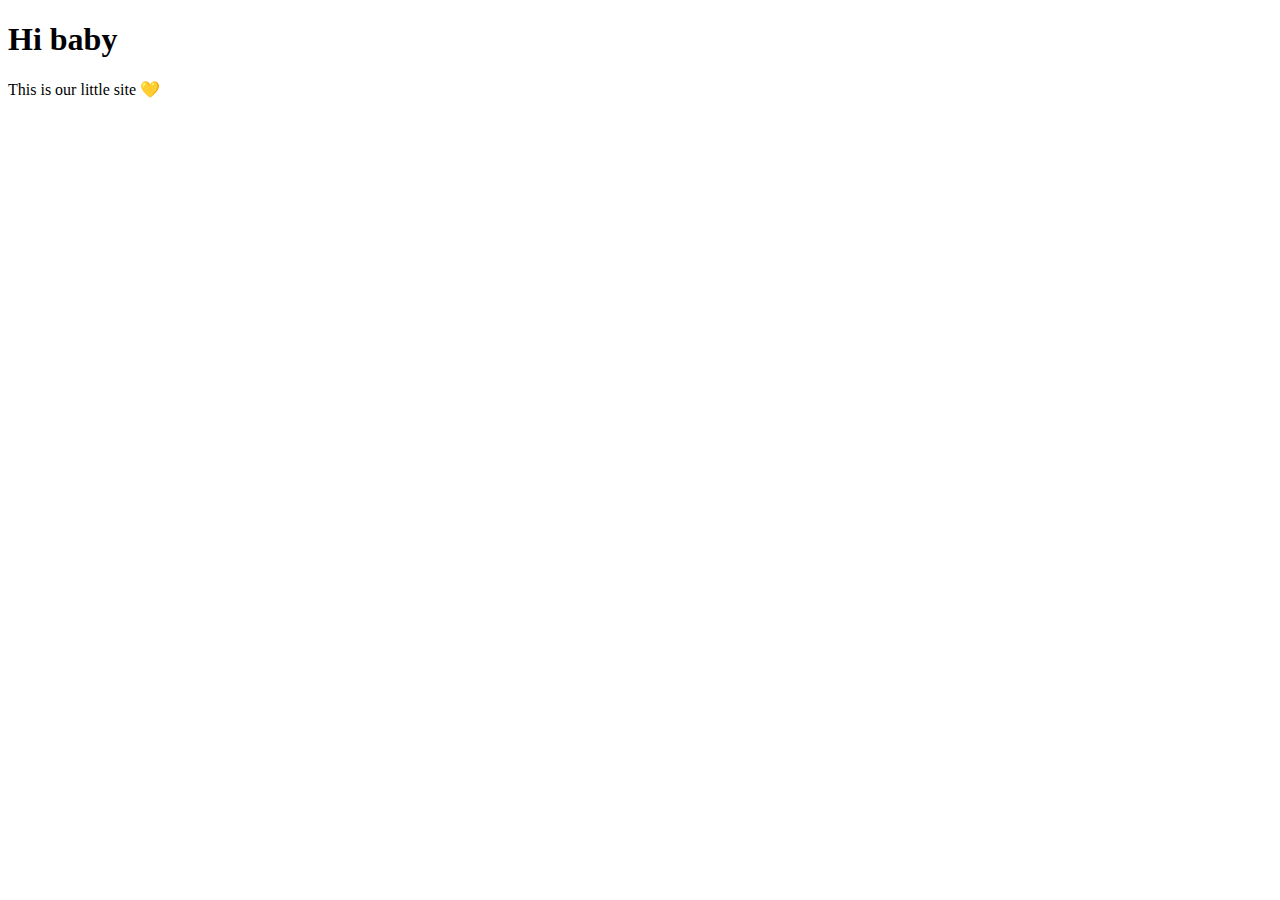
<file: index.html>
<!doctype html>
<html>
  <head>
    <meta charset="utf-8">
    <meta name="viewport" content="width=device-width, initial-scale=1">
    <title>For my girl</title>
  </head>

  <body>
    <h1>Hi baby</h1>
    <p>This is our little site 💛</p>
  </body>
</html>
</file>
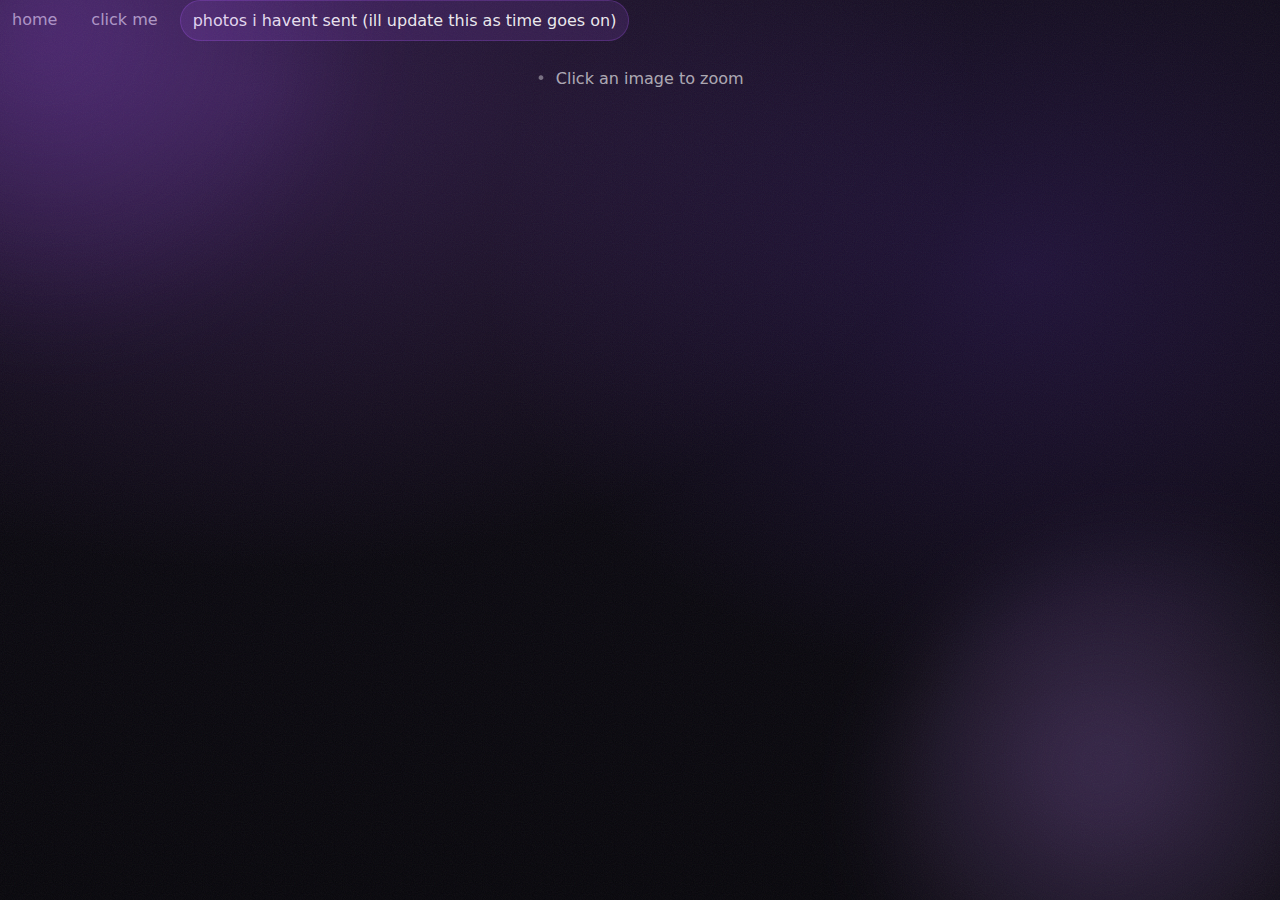
<file: gallery.html>
<!doctype html>
<html lang="en">
  <head>
    <meta charset="utf-8">
    <meta name="viewport" content="width=device-width, initial-scale=1">
    <title>.. / .-.. --- ...- . / -.-- ---</title>
    <link rel="stylesheet" href="styles.css">
  </head>

  <body>
    <div class="bg">
      <div class="blob blob-1"></div>
      <div class="blob blob-2"></div>
      <div class="grain"></div>
    </div>

      <nav class="nav">
        <a class="nav-link" href="index.html">home</a>
        <a class="nav-link" href="notes.html">click me</a>
        <a class="nav-link active" href="gallery.html">photos i havent sent (ill update this as time goes on)</a>
      </nav>
    </header>

      <footer class="footer">
        <div class="footer-inner">
          <span class="footer-dot">•</span>
          <span class="muted">Click an image to zoom</span>
        </div>
      </footer>
    </main>

    <div class="modal" id="imgModal">
      <div class="modal-card modal-img">
        <div class="modal-top">
          <div class="modal-title" id="imgTitle">Photo</div>
          <button class="icon-btn" id="closeImg" aria-label="Close">✕</button>
        </div>

        <div class="modal-body">
          <img id="zoomedImg" class="zoomed" alt="">
          <div class="muted small" id="imgCaption"></div>
        </div>
      </div>
    </div>

    <script src="gallery.js"></script>
    <script src="app.js"></script>
  </body>
</html>
</file>
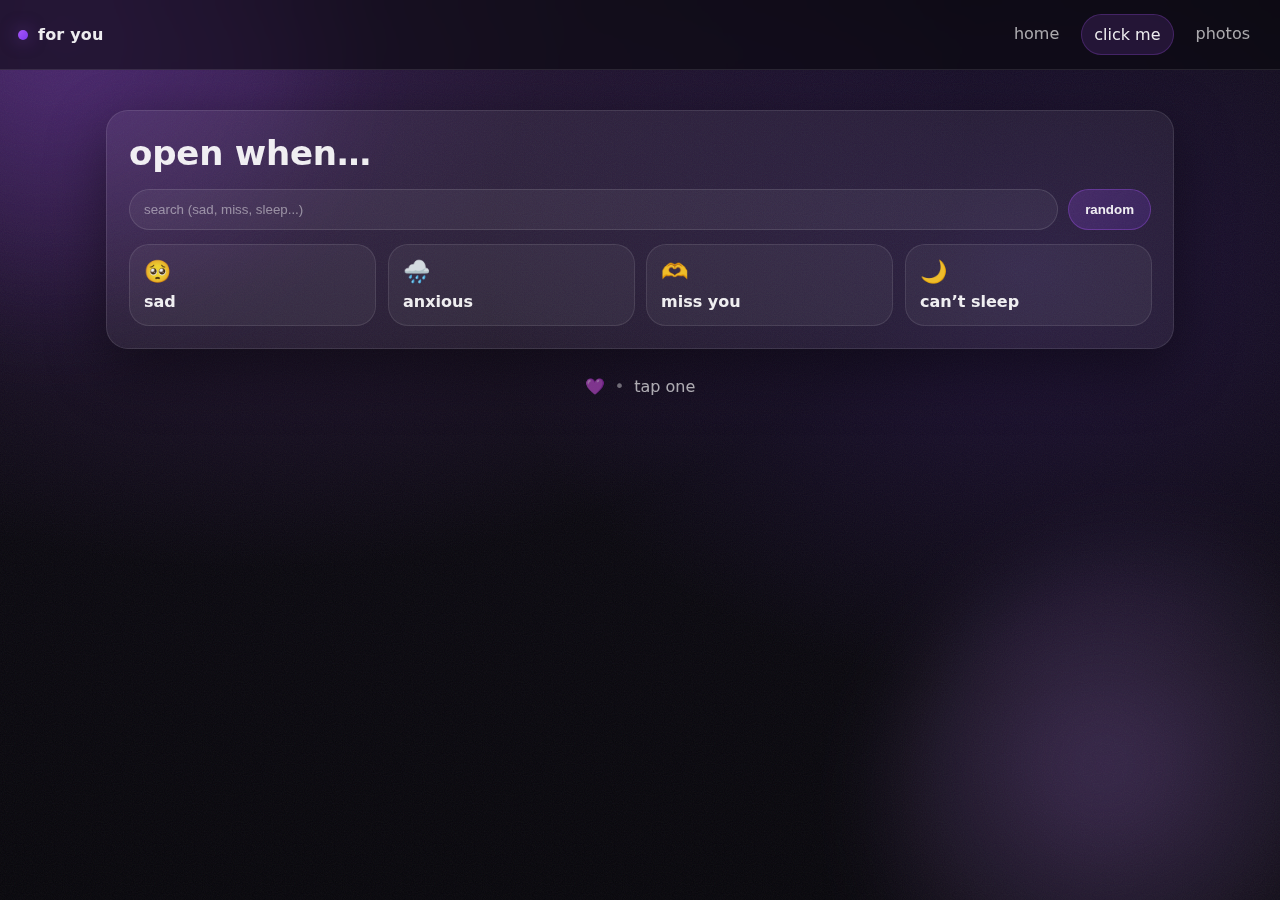
<file: notes.html>
<!doctype html>
<html lang="en">
  <head>
    <meta charset="utf-8">
    <meta name="viewport" content="width=device-width, initial-scale=1">
    <title>click me 💜</title>
    <link rel="stylesheet" href="styles.css">
  </head>

  <body>
    <div class="bg">
      <div class="blob blob-1"></div>
      <div class="blob blob-2"></div>
      <div class="grain"></div>
    </div>

    <header class="topbar">
      <div class="brand">
        <div class="dot"></div>
        <span>for you</span>
      </div>

      <nav class="nav">
        <a class="nav-link" href="index.html">home</a>
        <a class="nav-link active" href="notes.html">click me</a>
        <a class="nav-link" href="gallery.html">photos</a>
      </nav>
    </header>

    <main class="wrap">
      <section class="card section">
        <div class="section-head">
          <h1 class="section-title big">open when…</h1>
        </div>

        <div class="tools">
          <input class="search" id="search" placeholder="search (sad, miss, sleep...)">
          <button class="btn btn-primary" id="randomBtn">
            random
            <span class="btn-glow"></span>
          </button>
        </div>

        <div class="grid" id="notesGrid"></div>
      </section>

      <footer class="footer">
        <div class="footer-inner">
          <span>💜</span>
          <span class="footer-dot">•</span>
          <span class="muted">tap one</span>
        </div>
      </footer>
    </main>

    <div class="modal" id="modal">
      <div class="modal-card">
        <div class="modal-top">
          <div class="modal-title" id="modalTitle">title</div>
          <button class="icon-btn" id="closeModal" aria-label="Close">✕</button>
        </div>

        <div class="modal-body">
          <div class="pill-row" id="pillRow"></div>
          <article class="note" id="noteText">…</article>
        </div>

        <div class="modal-bottom">
          <button class="btn btn-ghost" id="prevNote">prev</button>
          <button class="btn btn-ghost" id="nextNote">next</button>
          <button class="btn btn-primary" id="copyNote">
            copy
            <span class="btn-glow"></span>
          </button>
        </div>
      </div>
    </div>

    <div class="toast" id="toast"></div>

    <script src="notes.js"></script>
    <script src="app.js"></script>
  </body>
</html>
</file>
<file: styles.css>
:root{
  --bg0: #07060b;
  --bg1: #0d0a14;
  --card: rgba(255,255,255,0.06);
  --card2: rgba(255,255,255,0.09);
  --line: rgba(255,255,255,0.10);

  --text: rgba(255,255,255,0.92);
  --muted: rgba(255,255,255,0.65);

  --p1: #a855f7;
  --p2: #7c3aed;
  --p3: #c084fc;

  --shadow: 0 20px 60px rgba(0,0,0,0.45);
  --radius: 22px;
}

*{
  box-sizing: border-box;
}

html, body{
  height: 100%;
}

body{
  margin: 0;
  font-family: ui-sans-serif, system-ui, -apple-system, Segoe UI, Roboto, Helvetica, Arial;
  color: var(--text);
  background: radial-gradient(1200px 800px at 20% 10%, rgba(168,85,247,0.22), transparent 60%),
              radial-gradient(900px 700px at 80% 30%, rgba(124,58,237,0.18), transparent 60%),
              linear-gradient(180deg, var(--bg1), var(--bg0));
  overflow-x: hidden;
}

.bg{
  position: fixed;
  inset: 0;
  pointer-events: none;
  z-index: 0;
}

.blob{
  position: absolute;
  width: 560px;
  height: 560px;
  border-radius: 50%;
  filter: blur(40px);
  opacity: 0.35;
  animation: floaty 10s ease-in-out infinite;
}

.blob-1{
  left: -120px;
  top: -140px;
  background: radial-gradient(circle at 30% 30%, rgba(168,85,247,0.9), transparent 60%);
}

.blob-2{
  right: -160px;
  bottom: -200px;
  background: radial-gradient(circle at 40% 40%, rgba(192,132,252,0.8), transparent 60%);
  animation-delay: 2s;
}

@keyframes floaty{
  0%{ transform: translate(0px, 0px) scale(1); }
  50%{ transform: translate(25px, -18px) scale(1.04); }
  100%{ transform: translate(0px, 0px) scale(1); }
}

.grain{
  position: absolute;
  inset: 0;
  opacity: 0.10;
  background-image: url("data:image/svg+xml,%3Csvg xmlns='http://www.w3.org/2000/svg' width='140' height='140'%3E%3Cfilter id='n'%3E%3CfeTurbulence type='fractalNoise' baseFrequency='.9' numOctaves='3' stitchTiles='stitch'/%3E%3C/filter%3E%3Crect width='140' height='140' filter='url(%23n)' opacity='.65'/%3E%3C/svg%3E");
  mix-blend-mode: overlay;
}

.topbar{
  position: sticky;
  top: 0;
  z-index: 10;
  display: flex;
  align-items: center;
  justify-content: space-between;
  padding: 14px 18px;
  border-bottom: 1px solid var(--line);
  background: rgba(6,5,10,0.55);
  backdrop-filter: blur(12px);
}

.brand{
  display: flex;
  align-items: center;
  gap: 10px;
  font-weight: 700;
  letter-spacing: 0.2px;
}

.dot{
  width: 10px;
  height: 10px;
  border-radius: 50%;
  background: linear-gradient(135deg, var(--p1), var(--p2));
  box-shadow: 0 0 18px rgba(168,85,247,0.5);
}

.nav{
  display: flex;
  gap: 10px;
}

.nav-link{
  text-decoration: none;
  color: var(--muted);
  padding: 10px 12px;
  border-radius: 999px;
  transition: transform 160ms ease, background 160ms ease, color 160ms ease;
}

.nav-link:hover{
  transform: translateY(-1px);
  background: rgba(255,255,255,0.06);
  color: var(--text);
}

.nav-link.active{
  background: rgba(168,85,247,0.14);
  color: var(--text);
  border: 1px solid rgba(168,85,247,0.25);
}

.wrap{
  position: relative;
  z-index: 1;
  max-width: 1100px;
  margin: 0 auto;
  padding: 22px 16px 40px;
}

.card{
  background: var(--card);
  border: 1px solid var(--line);
  border-radius: var(--radius);
  box-shadow: var(--shadow);
}

.section{
  padding: 22px;
  margin-top: 18px;
}

.hero{
  padding: 22px;
  display: grid;
  grid-template-columns: 1.15fr 0.85fr;
  gap: 18px;
}

@media (max-width: 900px){
  .hero{
    grid-template-columns: 1fr;
  }
}

.badge{
  display: inline-flex;
  gap: 8px;
  align-items: center;
  padding: 8px 12px;
  border-radius: 999px;
  border: 1px solid rgba(168,85,247,0.22);
  background: rgba(168,85,247,0.10);
  color: rgba(255,255,255,0.85);
  width: fit-content;
}

.title{
  margin: 14px 0 10px;
  font-size: 46px;
  line-height: 1.05;
  letter-spacing: -0.6px;
}

.title-soft{
  display: block;
  margin-top: 6px;
  font-size: 34px;
  color: rgba(255,255,255,0.82);
}

.subtitle{
  margin: 0;
  color: var(--muted);
  font-size: 16px;
  line-height: 1.6;
  max-width: 54ch;
}

.cta-row{
  margin-top: 18px;
  display: flex;
  gap: 12px;
  flex-wrap: wrap;
}

.btn{
  position: relative;
  border: 1px solid var(--line);
  background: rgba(255,255,255,0.06);
  color: var(--text);
  border-radius: 999px;
  padding: 12px 16px;
  text-decoration: none;
  cursor: pointer;
  font-weight: 600;
  transition: transform 160ms ease, background 160ms ease, border 160ms ease;
  overflow: hidden;
}

.btn:hover{
  transform: translateY(-1px);
  background: rgba(255,255,255,0.09);
}

.btn:active{
  transform: translateY(0px);
}

.btn-primary{
  border: 1px solid rgba(168,85,247,0.35);
  background: linear-gradient(135deg, rgba(168,85,247,0.22), rgba(124,58,237,0.18));
}

.btn-glow{
  position: absolute;
  inset: -40px;
  background: radial-gradient(circle at 30% 30%, rgba(192,132,252,0.30), transparent 50%);
  transform: translateX(-30%);
  opacity: 0;
  transition: opacity 200ms ease;
}

.btn-primary:hover .btn-glow{
  opacity: 1;
}

.btn-ghost{
  background: transparent;
}

.btn-small{
  padding: 10px 14px;
}

.tiny{
  margin-top: 14px;
  color: rgba(255,255,255,0.58);
  font-size: 13px;
}

.mono{
  font-family: ui-monospace, SFMono-Regular, Menlo, Monaco, Consolas, monospace;
  color: rgba(255,255,255,0.75);
}

.hero-right{
  display: grid;
  gap: 12px;
  align-content: start;
}

.polaroid{
  border-radius: 20px;
  padding: 14px;
  background: rgba(255,255,255,0.06);
  border: 1px solid rgba(255,255,255,0.10);
  transform: rotate(-1.2deg);
  transition: transform 200ms ease;
}

.polaroid:hover{
  transform: rotate(0deg) translateY(-2px);
}

.polaroid-img{
  height: 240px;
  border-radius: 16px;
  background: linear-gradient(135deg, rgba(168,85,247,0.18), rgba(124,58,237,0.10));
  border: 1px solid rgba(255,255,255,0.12);
  background-size: cover;
  background-position: center;
}

.polaroid-caption{
  padding-top: 10px;
  font-weight: 650;
  color: rgba(255,255,255,0.85);
}

.mini-cards{
  display: grid;
  gap: 12px;
  grid-template-columns: 1fr 1fr;
}

@media (max-width: 520px){
  .mini-cards{
    grid-template-columns: 1fr;
  }
}

.card-soft{
  padding: 14px;
  background: rgba(255,255,255,0.05);
  border: 1px solid rgba(255,255,255,0.10);
  border-radius: 20px;
}

.mini-title{
  font-weight: 700;
  margin-bottom: 8px;
}

.mini-text{
  color: var(--muted);
  line-height: 1.5;
}

.section-head{
  display: grid;
  gap: 6px;
  margin-bottom: 16px;
}

.section-title{
  margin: 0;
  font-size: 24px;
  letter-spacing: -0.2px;
}

.section-title.big{
  font-size: 34px;
}

.section-subtitle{
  margin: 0;
  color: var(--muted);
  line-height: 1.6;
}

.grid{
  display: grid;
  grid-template-columns: repeat(4, 1fr);
  gap: 12px;
}

@media (max-width: 980px){
  .grid{
    grid-template-columns: repeat(2, 1fr);
  }
}

@media (max-width: 520px){
  .grid{
    grid-template-columns: 1fr;
  }
}

.tile{
  text-decoration: none;
  color: var(--text);
  background: rgba(255,255,255,0.05);
  border: 1px solid rgba(255,255,255,0.10);
  border-radius: 20px;
  padding: 14px;
  display: grid;
  gap: 8px;
  transition: transform 160ms ease, background 160ms ease, border 160ms ease;
  will-change: transform;
  overflow: hidden;
  position: relative;
}

.tile::after{
  content: "";
  position: absolute;
  inset: -60px;
  background: radial-gradient(circle at 25% 25%, rgba(168,85,247,0.18), transparent 55%);
  opacity: 0;
  transition: opacity 180ms ease;
}

.tile:hover{
  transform: translateY(-2px);
  background: rgba(255,255,255,0.07);
  border: 1px solid rgba(168,85,247,0.22);
}

.tile:hover::after{
  opacity: 1;
}

.tile-emoji{
  font-size: 22px;
}

.tile-title{
  font-weight: 750;
}

.tile-sub{
  color: var(--muted);
  font-size: 13px;
}

.tools{
  display: flex;
  gap: 10px;
  flex-wrap: wrap;
  margin-bottom: 14px;
}

.search{
  flex: 1;
  min-width: 220px;
  border-radius: 999px;
  border: 1px solid rgba(255,255,255,0.12);
  background: rgba(255,255,255,0.05);
  color: var(--text);
  padding: 12px 14px;
  outline: none;
}

.search::placeholder{
  color: rgba(255,255,255,0.45);
}

.footer{
  margin-top: 18px;
  padding: 10px 2px;
}

.footer-inner{
  display: flex;
  justify-content: center;
  gap: 10px;
  color: rgba(255,255,255,0.70);
}

.footer-dot{
  opacity: 0.55;
}

.muted{
  color: var(--muted);
}

.small{
  font-size: 13px;
}

.modal{
  position: fixed;
  inset: 0;
  display: none;
  place-items: center;
  padding: 18px;
  background: rgba(0,0,0,0.55);
  z-index: 50;
}

.modal.show{
  display: grid;
}

.modal-card{
  width: min(820px, 100%);
  border-radius: 22px;
  border: 1px solid rgba(255,255,255,0.14);
  background: rgba(10,8,15,0.85);
  box-shadow: var(--shadow);
  backdrop-filter: blur(12px);
  overflow: hidden;
  animation: pop 160ms ease;
}

@keyframes pop{
  from{ transform: translateY(10px) scale(0.98); opacity: 0.5; }
  to{ transform: translateY(0px) scale(1); opacity: 1; }
}

.modal-top{
  padding: 16px 16px 12px;
  display: flex;
  align-items: center;
  justify-content: space-between;
  border-bottom: 1px solid rgba(255,255,255,0.10);
}

.modal-title{
  font-weight: 800;
  letter-spacing: -0.2px;
  font-size: 18px;
}

.icon-btn{
  border: 1px solid rgba(255,255,255,0.12);
  background: rgba(255,255,255,0.05);
  color: var(--text);
  border-radius: 999px;
  padding: 8px 10px;
  cursor: pointer;
}

.modal-body{
  padding: 16px;
}

.note{
  line-height: 1.8;
  color: rgba(255,255,255,0.86);
  white-space: pre-wrap;
}

.pill-row{
  display: flex;
  gap: 8px;
  flex-wrap: wrap;
  margin-bottom: 12px;
}

.pill{
  border-radius: 999px;
  padding: 7px 10px;
  border: 1px solid rgba(168,85,247,0.22);
  background: rgba(168,85,247,0.10);
  color: rgba(255,255,255,0.80);
  font-size: 13px;
}

.modal-bottom{
  padding: 14px 16px 16px;
  display: flex;
  justify-content: flex-end;
  gap: 10px;
  border-top: 1px solid rgba(255,255,255,0.10);
  flex-wrap: wrap;
}

.toast{
  position: fixed;
  left: 50%;
  bottom: 18px;
  transform: translateX(-50%);
  background: rgba(255,255,255,0.10);
  border: 1px solid rgba(255,255,255,0.14);
  padding: 10px 12px;
  border-radius: 999px;
  color: rgba(255,255,255,0.85);
  backdrop-filter: blur(10px);
  display: none;
  z-index: 60;
}

.toast.show{
  display: block;
  animation: pop 160ms ease;
}

.gallery-grid{
  display: grid;
  grid-template-columns: repeat(3, 1fr);
  gap: 12px;
}

@media (max-width: 980px){
  .gallery-grid{
    grid-template-columns: repeat(2, 1fr);
  }
}

@media (max-width: 520px){
  .gallery-grid{
    grid-template-columns: 1fr;
  }
}

.photo{
  border-radius: 20px;
  border: 1px solid rgba(255,255,255,0.10);
  background: rgba(255,255,255,0.05);
  overflow: hidden;
  cursor: pointer;
  transition: transform 160ms ease, border 160ms ease;
}

.photo:hover{
  transform: translateY(-2px);
  border: 1px solid rgba(168,85,247,0.22);
}

.photo img{
  width: 100%;
  height: 260px;
  object-fit: cover;
  display: block;
}

.photo .cap{
  padding: 12px;
  color: rgba(255,255,255,0.75);
}

.modal-img{
  width: min(980px, 100%);
}

.zoomed{
  width: 100%;
  height: auto;
  border-radius: 18px;
  border: 1px solid rgba(255,255,255,0.10);
}
</file>
